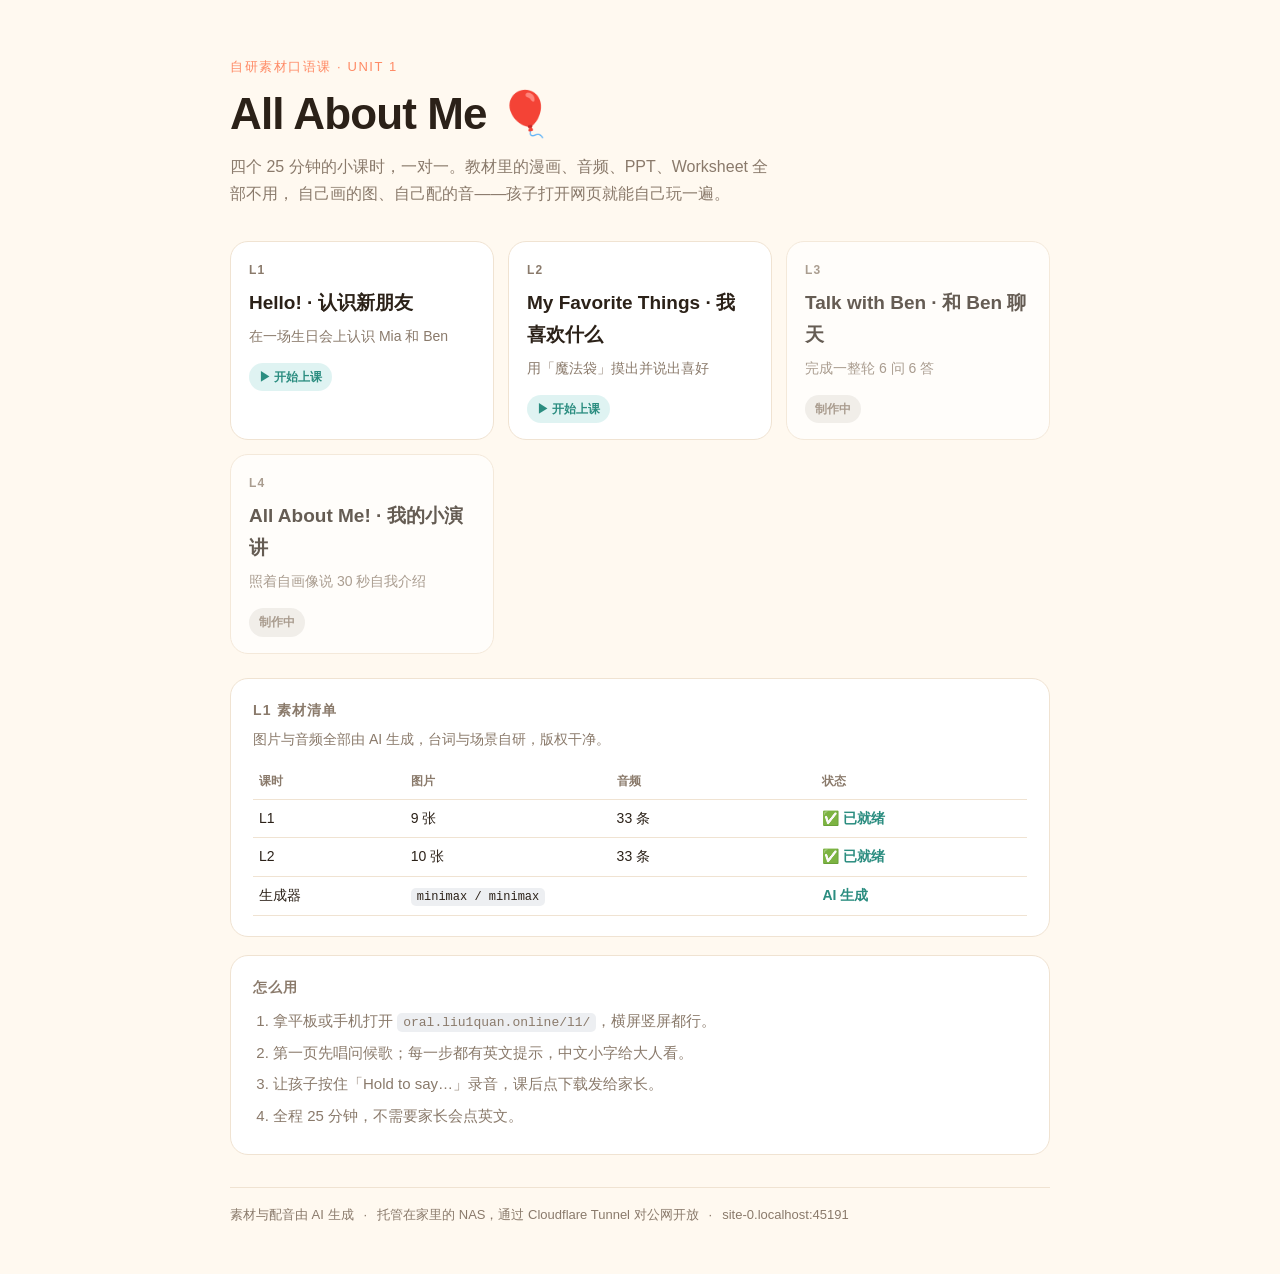
<file: site/index.html>
<!DOCTYPE html>
<html lang="zh-CN">
<head>
  <meta charset="UTF-8">
  <meta name="viewport" content="width=device-width, initial-scale=1.0">
  <title>Unit 1 · All About Me — 自研素材口语课</title>
  <meta name="description" content="自研素材的口语课 Unit 1：素材、音频、句型全部自制，孩子自己点就能上的一课。">
  <link rel="icon" href="data:image/svg+xml,<svg xmlns='http://www.w3.org/2000/svg' viewBox='0 0 100 100'><text y='.9em' font-size='90'>🎈</text></svg>">
  <link rel="stylesheet" href="styles.css?v=20261113-2">
</head>
<body>
  <main class="wrap">
    <header class="hero">
      <p class="eyebrow">自研素材口语课 · Unit 1</p>
      <h1>All About Me 🎈</h1>
      <p class="lede">
        四个 25 分钟的小课时，一对一。教材里的漫画、音频、PPT、Worksheet 全部不用，
        自己画的图、自己配的音——孩子打开网页就能自己玩一遍。
      </p>
    </header>

    <section class="cards" id="lessons"></section>

    <section class="panel">
      <h2>L1 素材清单</h2>
      <p class="panel-note">图片与音频全部由 AI 生成，台词与场景自研，版权干净。</p>
      <div id="assets" class="assets">正在读取素材清单…</div>
    </section>

    <section class="panel">
      <h2>怎么用</h2>
      <ol class="howto">
        <li>拿平板或手机打开 <code>oral.liu1quan.online/l1/</code>，横屏竖屏都行。</li>
        <li>第一页先唱问候歌；每一步都有英文提示，中文小字给大人看。</li>
        <li>让孩子按住「Hold to say…」录音，课后点下载发给家长。</li>
        <li>全程 25 分钟，不需要家长会点英文。</li>
      </ol>
    </section>

    <footer class="foot">
      <span>素材与配音由 AI 生成</span>
      <span>·</span>
      <span>托管在家里的 NAS，通过 Cloudflare Tunnel 对公网开放</span>
      <span>·</span>
      <span id="ua"></span>
    </footer>
  </main>

  <script src="app.js?v=20261113-2"></script>
</body>
</html>
</file>
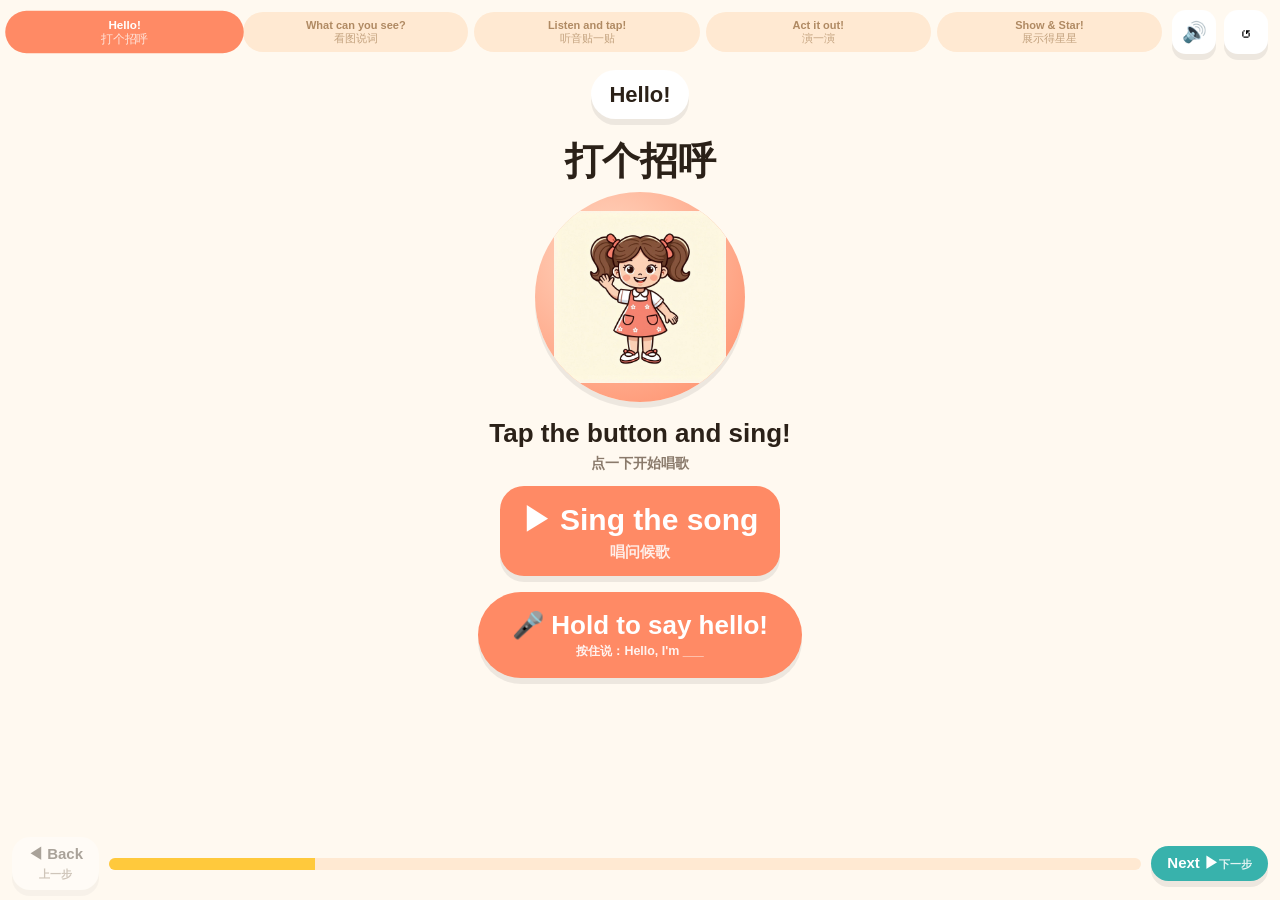
<file: site/l1/index.html>
<!DOCTYPE html>
<html lang="zh-CN">
<head>
  <meta charset="UTF-8">
  <meta name="viewport" content="width=device-width, initial-scale=1.0, maximum-scale=1.0, user-scalable=no, viewport-fit=cover">
  <title>L1 · Hello! 认识新朋友</title>
  <meta name="description" content="自研素材口语课 Unit 1 L1：孩子自己点的英语网页课。">
  <link rel="icon" href="data:image/svg+xml,<svg xmlns='http://www.w3.org/2000/svg' viewBox='0 0 100 100'><text y='.9em' font-size='90'>🎈</text></svg>">
  <link rel="stylesheet" href="styles.css?v=20261113-2">
</head>
<body>
  <header class="top">
    <div class="dots" id="dots"></div>
    <div class="top-actions">
      <button class="icon-btn" id="btn-sound" title="声音开关">🔊</button>
      <button class="icon-btn" id="btn-reset" title="重新开始">↺</button>
    </div>
  </header>

  <main class="stage" id="stage"></main>

  <footer class="bottom">
    <button class="nav-btn" id="btn-back">◀ Back<br><small>上一步</small></button>
    <div class="progress"><div class="progress-fill" id="progress-fill"></div></div>
    <button class="nav-btn primary" id="btn-next">Next ▶<br><small>下一步</small></button>
  </footer>

  <div class="toast" id="toast"></div>

  <script src="../common/core.js?v=20261113-2"></script>
  <script src="lesson.js?v=20261113-2"></script>
  <script src="app.js?v=20261113-2"></script>
</body>
</html>
</file>
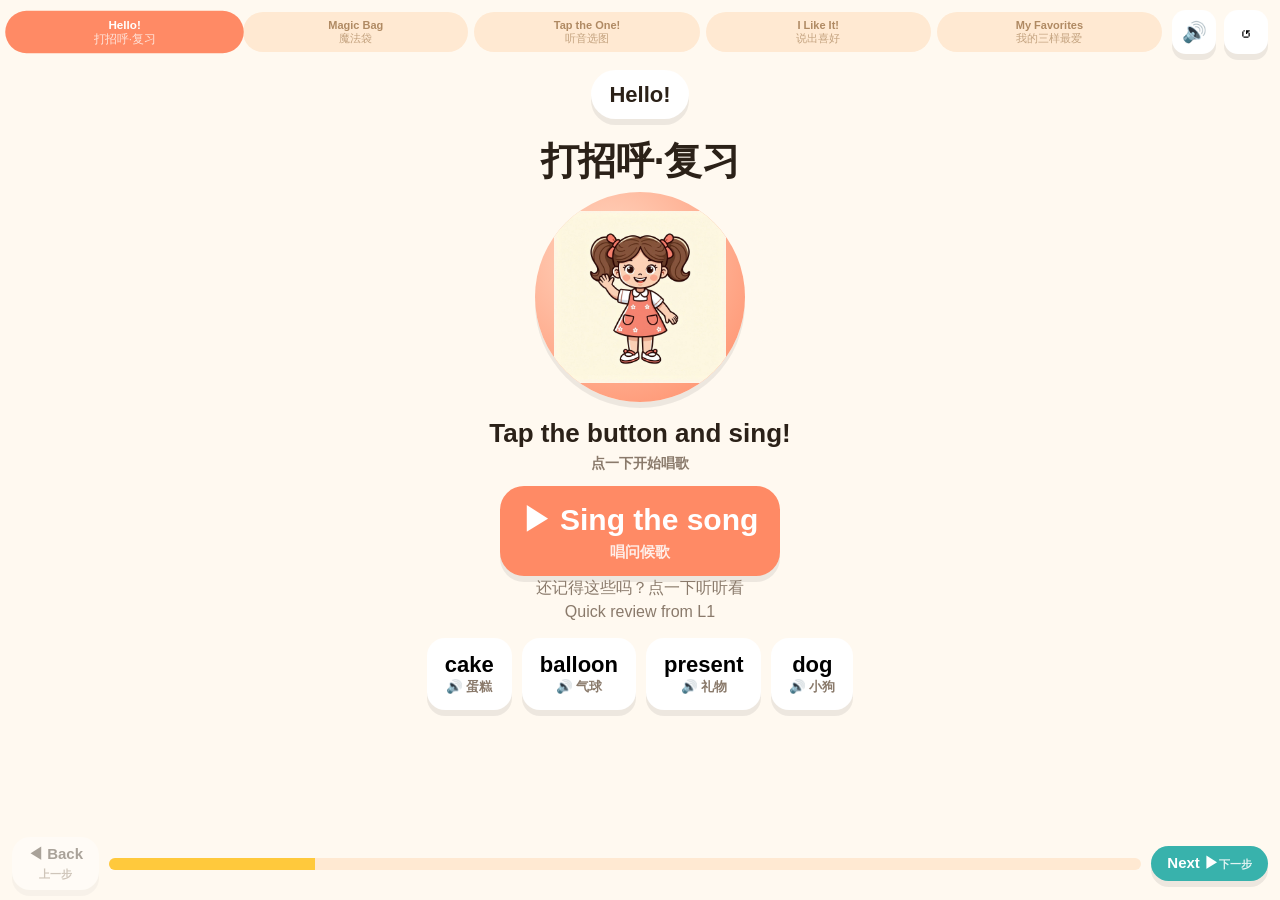
<file: site/l2/index.html>
<!DOCTYPE html>
<html lang="zh-CN">
<head>
  <meta charset="UTF-8">
  <meta name="viewport" content="width=device-width, initial-scale=1.0, maximum-scale=1.0, user-scalable=no, viewport-fit=cover">
  <title>L2 · My Favorite Things 我喜欢什么</title>
  <meta name="description" content="自研素材口语课 Unit 1 L2：魔法袋、听音选图、说出喜好。孩子自己点的英语网页课。">
  <link rel="icon" href="data:image/svg+xml,<svg xmlns='http://www.w3.org/2000/svg' viewBox='0 0 100 100'><text y='.9em' font-size='90'>🍇</text></svg>">
  <link rel="stylesheet" href="styles.css?v=20261113-2">
</head>
<body>
  <header class="top">
    <div class="dots" id="dots"></div>
    <div class="top-actions">
      <button class="icon-btn" id="btn-sound" title="声音开关">🔊</button>
      <button class="icon-btn" id="btn-reset" title="重新开始">↺</button>
    </div>
  </header>

  <main class="stage" id="stage"></main>

  <footer class="bottom">
    <button class="nav-btn" id="btn-back">◀ Back<br><small>上一步</small></button>
    <div class="progress"><div class="progress-fill" id="progress-fill"></div></div>
    <button class="nav-btn primary" id="btn-next">Next ▶<br><small>下一步</small></button>
  </footer>

  <div class="toast" id="toast"></div>

  <script src="../common/core.js?v=20261113-2"></script>
  <script src="lesson.js?v=20261113-2"></script>
  <script src="app.js?v=20261113-2"></script>
</body>
</html>
</file>
<file: site/styles.css>
:root {
  --bg: #fff9f0;
  --card: #ffffff;
  --line: #f0e3d2;
  --text: #2b2118;
  --muted: #8a7a6b;
  --coral: #ff8a65;
  --teal: #38b2ac;
  --sun: #ffc93c;
}

@media (prefers-color-scheme: dark) {
  :root {
    --bg: #16130f;
    --card: #221d18;
    --line: #352d25;
    --text: #f4ece2;
    --muted: #a49484;
  }
}

* { box-sizing: border-box; }

body {
  margin: 0;
  background: var(--bg);
  color: var(--text);
  font: 16px/1.7 -apple-system, BlinkMacSystemFont, "Segoe UI", "PingFang SC",
        "Hiragino Sans GB", "Microsoft YaHei", Roboto, Helvetica, Arial, sans-serif;
  -webkit-font-smoothing: antialiased;
}

.wrap {
  max-width: 860px;
  margin: 0 auto;
  padding: 56px 20px 48px;
}

.hero .eyebrow {
  margin: 0 0 10px;
  font-size: 13px;
  letter-spacing: .12em;
  text-transform: uppercase;
  color: var(--coral);
}

.hero h1 {
  margin: 0 0 12px;
  font-size: clamp(30px, 6vw, 44px);
  line-height: 1.2;
  letter-spacing: -.02em;
}

.lede {
  margin: 0;
  max-width: 62ch;
  color: var(--muted);
}

/* 课时卡 */
.cards {
  display: grid;
  grid-template-columns: repeat(auto-fit, minmax(230px, 1fr));
  gap: 14px;
  margin: 34px 0 24px;
}

.lesson {
  position: relative;
  display: flex;
  flex-direction: column;
  gap: 6px;
  background: var(--card);
  border: 1px solid var(--line);
  border-radius: 18px;
  padding: 18px 18px 16px;
  text-decoration: none;
  color: inherit;
  transition: transform .15s, border-color .15s;
}
a.lesson:hover { transform: translateY(-2px); border-color: var(--coral); }
.lesson.soon { opacity: .72; cursor: default; }

.lesson .no {
  font-size: 12px; font-weight: 800; letter-spacing: .1em;
  color: var(--muted); text-transform: uppercase;
}
.lesson h3 { margin: 0; font-size: 19px; }
.lesson p { margin: 0; font-size: 14px; color: var(--muted); }
.lesson .tag {
  margin-top: 8px; align-self: flex-start;
  font-size: 12px; font-weight: 800; padding: 4px 10px; border-radius: 999px;
  background: rgba(56, 178, 172, .16); color: #2b8d80;
}
.lesson.soon .tag { background: rgba(138, 122, 107, .16); color: var(--muted); }

/* 面板 */
.panel {
  background: var(--card);
  border: 1px solid var(--line);
  border-radius: 18px;
  padding: 20px 22px;
  margin: 18px 0;
}
.panel h2 {
  margin: 0 0 6px;
  font-size: 14px;
  text-transform: uppercase;
  letter-spacing: .08em;
  color: var(--muted);
}
.panel-note { margin: 0 0 12px; font-size: 14px; color: var(--muted); }

.assets { font-size: 14px; }
.assets table { width: 100%; border-collapse: collapse; }
.assets th, .assets td {
  text-align: left; padding: 7px 6px; border-bottom: 1px solid var(--line);
}
.assets th { color: var(--muted); font-weight: 600; font-size: 12px; text-transform: uppercase; }
.assets .ok { color: #2b8d80; font-weight: 800; }
.assets .miss { color: var(--muted); }
.assets code { font-size: 12px; }

.howto { margin: 8px 0 0; padding-left: 20px; color: var(--muted); font-size: 15px; }
.howto li { margin: 6px 0; }

code {
  font-family: ui-monospace, SFMono-Regular, Menlo, Consolas, monospace;
  font-size: 13px;
  background: rgba(127, 140, 160, .14);
  border-radius: 5px;
  padding: 2px 6px;
}

.foot {
  margin-top: 32px;
  padding-top: 16px;
  border-top: 1px solid var(--line);
  display: flex; gap: 10px; flex-wrap: wrap;
  font-size: 13px; color: var(--muted);
}

@media (max-width: 520px) {
  .wrap { padding: 32px 16px; }
}
</file>
<file: site/l1/styles.css>
/* L1 孩子端样式：大按钮、大图标、少文字；平板/手机横竖屏都可用 */
:root {
  --bg: #fff9f0;
  --card: #ffffff;
  --ink: #2b2118;
  --sub: #8a7a6b;
  --line: #f0e3d2;
  --coral: #ff8a65;
  --teal: #38b2ac;
  --sun: #ffc93c;
  --shadow: 0 6px 0 rgba(0, 0, 0, .07);
}

* { box-sizing: border-box; -webkit-tap-highlight-color: transparent; }

html, body {
  margin: 0;
  height: 100%;
  overscroll-behavior: none;
}

body {
  background: var(--bg);
  color: var(--ink);
  font: 18px/1.5 -apple-system, BlinkMacSystemFont, "Segoe UI", "PingFang SC",
        "Hiragino Sans GB", "Microsoft YaHei", Roboto, sans-serif;
  display: flex;
  flex-direction: column;
  user-select: none;
}

/* ---------------- 顶部：阶段进度点 ---------------- */
.top {
  flex: 0 0 auto;
  display: flex;
  align-items: center;
  gap: 10px;
  padding: 10px 12px calc(10px + env(safe-area-inset-top));
  padding-top: calc(10px + env(safe-area-inset-top));
}

.dots { display: flex; gap: 6px; flex: 1; min-width: 0; }

.dot {
  flex: 1 1 0;
  min-width: 0;
  border: none;
  background: #ffe9d2;
  color: #b08a63;
  border-radius: 999px;
  padding: 7px 4px;
  font-size: 11px;
  line-height: 1.2;
  font-weight: 700;
  cursor: pointer;
  white-space: nowrap;
  overflow: hidden;
  text-overflow: ellipsis;
  transition: background .2s, color .2s, transform .2s;
}
.dot .zh { display: block; font-weight: 500; opacity: .75; }
.dot.done { background: #d8f3ec; color: #2b8d80; }
.dot.active { background: var(--coral); color: #fff; transform: scale(1.06); }

.top-actions { display: flex; gap: 8px; }

.icon-btn {
  width: 44px; height: 44px;
  border: none; border-radius: 14px;
  background: var(--card);
  box-shadow: var(--shadow);
  font-size: 20px;
  cursor: pointer;
}

/* ---------------- 主体 ---------------- */
.stage {
  flex: 1 1 auto;
  overflow-y: auto;
  -webkit-overflow-scrolling: touch;
  padding: 6px 14px 14px;
}

.screen { text-align: center; }

.screen h1 {
  margin: 4px 0 2px;
  font-size: clamp(24px, 5.5vw, 38px);
  letter-spacing: -.01em;
}
.screen .sub {
  margin: 0 0 14px;
  color: var(--sub);
  font-size: clamp(13px, 2.6vw, 16px);
}

.pill {
  display: inline-block;
  background: var(--card);
  box-shadow: var(--shadow);
  border-radius: 999px;
  padding: 8px 18px;
  font-weight: 700;
  font-size: clamp(16px, 3.4vw, 22px);
  margin-bottom: 10px;
}

/* 大按钮 */
.big {
  display: flex;
  flex-direction: column;
  align-items: center;
  justify-content: center;
  gap: 2px;
  min-height: 84px;
  padding: 14px 22px;
  border: none;
  border-radius: 24px;
  background: var(--card);
  box-shadow: var(--shadow);
  font-size: clamp(20px, 4.4vw, 30px);
  font-weight: 800;
  color: var(--ink);
  cursor: pointer;
  transition: transform .12s;
}
.big small { font-size: .5em; font-weight: 600; color: var(--sub); }
.big:active { transform: translateY(3px); box-shadow: 0 3px 0 rgba(0,0,0,.07); }
.big.coral { background: var(--coral); color: #fff; }
.big.coral small { color: rgba(255,255,255,.85); }
.big.teal { background: var(--teal); color: #fff; }
.big.teal small { color: rgba(255,255,255,.85); }
.big.sun { background: var(--sun); }
.big[disabled] { opacity: .45; pointer-events: none; }

.row { display: flex; gap: 12px; justify-content: center; flex-wrap: wrap; }
.row > * { flex: 1 1 240px; max-width: 420px; }

/* ---------------- ① Hello ---------------- */
.beat-wrap { display: flex; flex-direction: column; align-items: center; gap: 12px; }
.beat {
  width: min(46vw, 210px);
  aspect-ratio: 1;
  border-radius: 50%;
  background: radial-gradient(circle at 35% 30%, #ffd9c4, var(--coral));
  box-shadow: var(--shadow);
  display: flex; align-items: center; justify-content: center;
  overflow: hidden;
}
.beat img { width: 82%; }
.beat.beating { animation: beat .6s ease-in-out infinite; }
@keyframes beat { 0%,100% { transform: scale(1); } 50% { transform: scale(1.06); } }

.chant-line {
  font-size: clamp(18px, 4vw, 26px);
  font-weight: 800;
  min-height: 1.6em;
}
.chant-line small { display: block; font-size: .55em; color: var(--sub); font-weight: 600; }

/* ---------------- ② 场景图 ---------------- */
.scene {
  position: relative;
  width: 100%;
  max-width: 980px;
  margin: 0 auto;
  border-radius: 22px;
  overflow: hidden;
  box-shadow: var(--shadow);
  background: #dff1ff;
}
.scene img { display: block; width: 100%; }

.hot {
  position: absolute;
  transform: translate(-50%, -50%);
  width: 15%;
  aspect-ratio: 1;
  border-radius: 50%;
  border: 4px solid rgba(255, 255, 255, .85);
  background: rgba(255, 201, 60, .18);
  cursor: pointer;
  transition: transform .18s, background .18s;
}
.hot:active { transform: translate(-50%, -50%) scale(.92); }
.hot.found { background: rgba(56, 178, 172, .35); border-color: #fff; }
.hot.found::after {
  content: '✓';
  position: absolute; inset: 0;
  display: flex; align-items: center; justify-content: center;
  color: #fff; font-size: 2em; font-weight: 900;
  text-shadow: 0 2px 4px rgba(0,0,0,.3);
}

.wordrow {
  display: flex; gap: 10px; justify-content: center;
  flex-wrap: wrap; margin-top: 14px;
}
.wordcard {
  border: none; background: var(--card); border-radius: 18px;
  box-shadow: var(--shadow); padding: 6px 6px 10px; cursor: pointer;
  width: min(21vw, 110px);
}
.wordcard img { width: 100%; border-radius: 14px; display: block; background: #fff; }
.wordcard b { display: block; font-size: clamp(12px, 2.4vw, 15px); margin-top: 4px; }
.wordcard.found { background: #d8f3ec; }
.wordcard:active { transform: translateY(3px); }

/* ---------------- ③ 听音贴一贴 ---------------- */
.slots { display: grid; grid-template-columns: repeat(4, 1fr); gap: 10px; max-width: 760px; margin: 0 auto 14px; }
.slot {
  position: relative;
  aspect-ratio: 1;
  border-radius: 20px;
  background: #fff;
  box-shadow: var(--shadow);
  border: 3px dashed #f0c9a4;
  overflow: hidden;
  cursor: pointer;
  padding: 0;
}
.slot img { width: 100%; height: 100%; object-fit: contain; opacity: .28; }
.slot.done { border: 3px solid var(--teal); background: #d8f3ec; }
.slot.done img { opacity: 1; }
.slot.done::after {
  content: '⭐';
  position: absolute; right: 4px; top: 2px; font-size: 1.5em;
}
.slot.wrong { animation: shake .35s; }
@keyframes shake { 25% { transform: translateX(-8px);} 75% { transform: translateX(8px);} }

.speaker {
  border: none; border-radius: 16px; background: var(--sun);
  box-shadow: var(--shadow); font-size: 30px; width: 68px; height: 68px; cursor: pointer;
}
.speaker:active { transform: translateY(3px); }

/* ---------------- ④ 演一演（角色扮演） ---------------- */
.pickrow { display: flex; gap: 14px; justify-content: center; flex-wrap: wrap; }
.pickcard {
  border: none; background: var(--card); border-radius: 24px;
  box-shadow: var(--shadow); padding: 12px 14px 16px; cursor: pointer;
  flex: 1 1 200px; max-width: 240px;
}
.pickcard img { width: 100%; border-radius: 18px; display: block; background: #fff; }
.pickcard b { display: block; margin-top: 8px; font-size: clamp(16px, 3.6vw, 22px); }
.pickcard small { display: block; color: var(--sub); font-weight: 600; font-size: .75em; }
.pickcard:active { transform: translateY(3px); }

.actors { display: flex; align-items: flex-end; justify-content: center; gap: 8px; }
.actor {
  border: none; background: none; cursor: pointer; padding: 0;
  transition: transform .2s, filter .2s;
  filter: grayscale(.55) opacity(.65);
}
.actor.static { cursor: default; }
.actor.on { filter: none; transform: scale(1.06); }
.actor.me { filter: none; }
.actor.me::after {
  content: 'YOU';
  display: block; margin: 4px auto 0; width: fit-content;
  background: var(--sun); color: var(--ink); font-weight: 900;
  font-size: 11px; letter-spacing: .1em; padding: 2px 10px; border-radius: 999px;
}
.actor img { width: min(26vw, 150px); display: block; }
.actor .nm {
  display: block; text-align: center; font-weight: 800;
  font-size: clamp(13px, 2.8vw, 17px); color: var(--sub);
}

.yourturn {
  background: var(--card); border-radius: 22px; box-shadow: var(--shadow);
  padding: 12px 16px; margin: 12px auto; max-width: 620px;
  border: 3px solid transparent;
}
.yourturn.live { border-color: #e03131; animation: pulse 1s infinite; }
.yourturn .say {
  font-size: clamp(22px, 5vw, 34px); font-weight: 900; color: var(--coral);
  margin-top: 4px;
}
.yourturn .zh { color: var(--sub); font-size: clamp(13px, 2.6vw, 16px); font-weight: 600; }

.big.stop { background: #e03131; color: #fff; }
.big.stop small { color: rgba(255,255,255,.85); }
.big.stop.recording { animation: pulse 1s infinite; }

.bubble {
  background: var(--card);
  border-radius: 22px;
  box-shadow: var(--shadow);
  padding: 14px 20px;
  margin: 14px auto;
  max-width: 620px;
  min-height: 96px;
  display: flex; flex-direction: column; align-items: center; justify-content: center; gap: 4px;
}
.bubble .en { font-size: clamp(20px, 4.6vw, 32px); font-weight: 800; }
.bubble .zh { color: var(--sub); font-size: clamp(13px, 2.6vw, 16px); }
.bubble .who { font-size: 12px; color: var(--sub); letter-spacing: .08em; text-transform: uppercase; }

/* ---------------- ⑤ 星星 & 录音 ---------------- */
.stars { display: flex; justify-content: center; gap: 6px; margin: 6px 0 14px; flex-wrap: wrap; }
.star { font-size: clamp(30px, 8vw, 52px); filter: grayscale(1) opacity(.35); transition: transform .3s; }
.star.lit { filter: none; transform: scale(1.14) rotate(-6deg); }

.rec-wrap { display: flex; flex-direction: column; align-items: center; gap: 10px; }
.rec-btn {
  border: none; border-radius: 999px;
  background: var(--coral); color: #fff;
  font-size: clamp(18px, 4vw, 26px); font-weight: 800;
  padding: 18px 34px; cursor: pointer;
  box-shadow: var(--shadow);
}
.rec-btn small { display: block; font-size: .48em; font-weight: 600; opacity: .9; margin-top: 2px; }
.rec-btn.recording { background: #e03131; animation: pulse 1s infinite; }
.rec-btn.recording small { opacity: .8; }
@keyframes pulse { 50% { transform: scale(1.05); } }
.hint { color: var(--sub); font-size: clamp(12px, 2.4vw, 15px); }

.clips { width: 100%; max-width: 560px; margin: 12px auto 0; display: grid; gap: 8px; }
.clip {
  display: flex; align-items: center; gap: 10px;
  background: var(--card); border-radius: 16px; box-shadow: var(--shadow);
  padding: 10px 14px; font-weight: 700;
}
.clip .nm { flex: 1; font-size: 14px; color: var(--sub); }
.clip button {
  border: none; border-radius: 12px; background: #ffe9d2;
  width: 44px; height: 40px; font-size: 18px; cursor: pointer;
}
.clip button.dl { background: var(--teal); color: #fff; width: auto; padding: 0 14px; font-size: 14px; font-weight: 800; }

/* ---------------- 底部导航 ---------------- */
.bottom {
  flex: 0 0 auto;
  display: flex; align-items: center; gap: 10px;
  padding: 8px 12px calc(10px + env(safe-area-inset-bottom));
}
.nav-btn {
  border: none; border-radius: 18px;
  background: var(--card); box-shadow: var(--shadow);
  padding: 8px 16px; font-size: 15px; font-weight: 800; color: var(--ink);
  cursor: pointer; min-width: 78px;
}
.nav-btn small { font-weight: 600; font-size: 11px; color: var(--sub); }
.nav-btn.primary { background: var(--teal); color: #fff; }
.nav-btn.primary small { color: rgba(255,255,255,.85); }
.nav-btn[disabled] { opacity: .4; pointer-events: none; }

.progress { flex: 1; height: 12px; background: #ffe9d2; border-radius: 999px; overflow: hidden; }
.progress-fill { height: 100%; width: 20%; background: var(--sun); transition: width .35s; }

/* ---------------- 提示条 / 彩带 ---------------- */
.toast {
  position: fixed; left: 50%; bottom: 92px; transform: translateX(-50%) translateY(20px);
  background: var(--ink); color: #fff; padding: 12px 22px; border-radius: 999px;
  font-weight: 800; font-size: 17px; opacity: 0; pointer-events: none;
  transition: opacity .25s, transform .25s; z-index: 50;
}
.toast.show { opacity: .96; transform: translateX(-50%) translateY(0); }

.confetti { position: fixed; inset: 0; pointer-events: none; overflow: hidden; z-index: 60; }
.confetti i {
  position: absolute; top: -20px; width: 10px; height: 16px; border-radius: 3px;
  animation: fall linear forwards;
}
@keyframes fall {
  to { transform: translateY(105vh) rotate(720deg); opacity: .9; }
}

@media (max-width: 520px) {
  .dot { font-size: 10px; padding: 6px 2px; }
  .slots { gap: 6px; }
  .wordcard { width: min(28vw, 108px); }
}
</file>
<file: site/l2/styles.css>
/* L1 孩子端样式：大按钮、大图标、少文字；平板/手机横竖屏都可用 */
:root {
  --bg: #fff9f0;
  --card: #ffffff;
  --ink: #2b2118;
  --sub: #8a7a6b;
  --line: #f0e3d2;
  --coral: #ff8a65;
  --teal: #38b2ac;
  --sun: #ffc93c;
  --shadow: 0 6px 0 rgba(0, 0, 0, .07);
}

* { box-sizing: border-box; -webkit-tap-highlight-color: transparent; }

html, body {
  margin: 0;
  height: 100%;
  overscroll-behavior: none;
}

body {
  background: var(--bg);
  color: var(--ink);
  font: 18px/1.5 -apple-system, BlinkMacSystemFont, "Segoe UI", "PingFang SC",
        "Hiragino Sans GB", "Microsoft YaHei", Roboto, sans-serif;
  display: flex;
  flex-direction: column;
  user-select: none;
}

/* ---------------- 顶部：阶段进度点 ---------------- */
.top {
  flex: 0 0 auto;
  display: flex;
  align-items: center;
  gap: 10px;
  padding: 10px 12px calc(10px + env(safe-area-inset-top));
  padding-top: calc(10px + env(safe-area-inset-top));
}

.dots { display: flex; gap: 6px; flex: 1; min-width: 0; }

.dot {
  flex: 1 1 0;
  min-width: 0;
  border: none;
  background: #ffe9d2;
  color: #b08a63;
  border-radius: 999px;
  padding: 7px 4px;
  font-size: 11px;
  line-height: 1.2;
  font-weight: 700;
  cursor: pointer;
  white-space: nowrap;
  overflow: hidden;
  text-overflow: ellipsis;
  transition: background .2s, color .2s, transform .2s;
}
.dot .zh { display: block; font-weight: 500; opacity: .75; }
.dot.done { background: #d8f3ec; color: #2b8d80; }
.dot.active { background: var(--coral); color: #fff; transform: scale(1.06); }

.top-actions { display: flex; gap: 8px; }

.icon-btn {
  width: 44px; height: 44px;
  border: none; border-radius: 14px;
  background: var(--card);
  box-shadow: var(--shadow);
  font-size: 20px;
  cursor: pointer;
}

/* ---------------- 主体 ---------------- */
.stage {
  flex: 1 1 auto;
  overflow-y: auto;
  -webkit-overflow-scrolling: touch;
  padding: 6px 14px 14px;
}

.screen { text-align: center; }

.screen h1 {
  margin: 4px 0 2px;
  font-size: clamp(24px, 5.5vw, 38px);
  letter-spacing: -.01em;
}
.screen .sub {
  margin: 0 0 14px;
  color: var(--sub);
  font-size: clamp(13px, 2.6vw, 16px);
}

.pill {
  display: inline-block;
  background: var(--card);
  box-shadow: var(--shadow);
  border-radius: 999px;
  padding: 8px 18px;
  font-weight: 700;
  font-size: clamp(16px, 3.4vw, 22px);
  margin-bottom: 10px;
}

/* 大按钮 */
.big {
  display: flex;
  flex-direction: column;
  align-items: center;
  justify-content: center;
  gap: 2px;
  min-height: 84px;
  padding: 14px 22px;
  border: none;
  border-radius: 24px;
  background: var(--card);
  box-shadow: var(--shadow);
  font-size: clamp(20px, 4.4vw, 30px);
  font-weight: 800;
  color: var(--ink);
  cursor: pointer;
  transition: transform .12s;
}
.big small { font-size: .5em; font-weight: 600; color: var(--sub); }
.big:active { transform: translateY(3px); box-shadow: 0 3px 0 rgba(0,0,0,.07); }
.big.coral { background: var(--coral); color: #fff; }
.big.coral small { color: rgba(255,255,255,.85); }
.big.teal { background: var(--teal); color: #fff; }
.big.teal small { color: rgba(255,255,255,.85); }
.big.sun { background: var(--sun); }
.big[disabled] { opacity: .45; pointer-events: none; }

.row { display: flex; gap: 12px; justify-content: center; flex-wrap: wrap; }
.row > * { flex: 1 1 240px; max-width: 420px; }

/* ---------------- ① Hello ---------------- */
.beat-wrap { display: flex; flex-direction: column; align-items: center; gap: 12px; }
.beat {
  width: min(46vw, 210px);
  aspect-ratio: 1;
  border-radius: 50%;
  background: radial-gradient(circle at 35% 30%, #ffd9c4, var(--coral));
  box-shadow: var(--shadow);
  display: flex; align-items: center; justify-content: center;
  overflow: hidden;
}
.beat img { width: 82%; }
.beat.beating { animation: beat .6s ease-in-out infinite; }
@keyframes beat { 0%,100% { transform: scale(1); } 50% { transform: scale(1.06); } }

.chant-line {
  font-size: clamp(18px, 4vw, 26px);
  font-weight: 800;
  min-height: 1.6em;
}
.chant-line small { display: block; font-size: .55em; color: var(--sub); font-weight: 600; }

/* ---------------- ② 场景图 ---------------- */
.scene {
  position: relative;
  width: 100%;
  max-width: 980px;
  margin: 0 auto;
  border-radius: 22px;
  overflow: hidden;
  box-shadow: var(--shadow);
  background: #dff1ff;
}
.scene img { display: block; width: 100%; }

.hot {
  position: absolute;
  transform: translate(-50%, -50%);
  width: 15%;
  aspect-ratio: 1;
  border-radius: 50%;
  border: 4px solid rgba(255, 255, 255, .85);
  background: rgba(255, 201, 60, .18);
  cursor: pointer;
  transition: transform .18s, background .18s;
}
.hot:active { transform: translate(-50%, -50%) scale(.92); }
.hot.found { background: rgba(56, 178, 172, .35); border-color: #fff; }
.hot.found::after {
  content: '✓';
  position: absolute; inset: 0;
  display: flex; align-items: center; justify-content: center;
  color: #fff; font-size: 2em; font-weight: 900;
  text-shadow: 0 2px 4px rgba(0,0,0,.3);
}

.wordrow {
  display: flex; gap: 10px; justify-content: center;
  flex-wrap: wrap; margin-top: 14px;
}
.wordcard {
  border: none; background: var(--card); border-radius: 18px;
  box-shadow: var(--shadow); padding: 6px 6px 10px; cursor: pointer;
  width: min(21vw, 110px);
}
.wordcard img { width: 100%; border-radius: 14px; display: block; background: #fff; }
.wordcard b { display: block; font-size: clamp(12px, 2.4vw, 15px); margin-top: 4px; }
.wordcard.found { background: #d8f3ec; }
.wordcard:active { transform: translateY(3px); }

/* ---------------- ③ 听音贴一贴 ---------------- */
.slots { display: grid; grid-template-columns: repeat(4, 1fr); gap: 10px; max-width: 760px; margin: 0 auto 14px; }
.slot {
  position: relative;
  aspect-ratio: 1;
  border-radius: 20px;
  background: #fff;
  box-shadow: var(--shadow);
  border: 3px dashed #f0c9a4;
  overflow: hidden;
  cursor: pointer;
  padding: 0;
}
.slot img { width: 100%; height: 100%; object-fit: contain; opacity: .28; }
.slot.done { border: 3px solid var(--teal); background: #d8f3ec; }
.slot.done img { opacity: 1; }
.slot.done::after {
  content: '⭐';
  position: absolute; right: 4px; top: 2px; font-size: 1.5em;
}
.slot.wrong { animation: shake .35s; }
@keyframes shake { 25% { transform: translateX(-8px);} 75% { transform: translateX(8px);} }

.speaker {
  border: none; border-radius: 16px; background: var(--sun);
  box-shadow: var(--shadow); font-size: 30px; width: 68px; height: 68px; cursor: pointer;
}
.speaker:active { transform: translateY(3px); }

/* ---------------- ④ 演一演（角色扮演） ---------------- */
.pickrow { display: flex; gap: 14px; justify-content: center; flex-wrap: wrap; }
.pickcard {
  border: none; background: var(--card); border-radius: 24px;
  box-shadow: var(--shadow); padding: 12px 14px 16px; cursor: pointer;
  flex: 1 1 200px; max-width: 240px;
}
.pickcard img { width: 100%; border-radius: 18px; display: block; background: #fff; }
.pickcard b { display: block; margin-top: 8px; font-size: clamp(16px, 3.6vw, 22px); }
.pickcard small { display: block; color: var(--sub); font-weight: 600; font-size: .75em; }
.pickcard:active { transform: translateY(3px); }

.actors { display: flex; align-items: flex-end; justify-content: center; gap: 8px; }
.actor {
  border: none; background: none; cursor: pointer; padding: 0;
  transition: transform .2s, filter .2s;
  filter: grayscale(.55) opacity(.65);
}
.actor.static { cursor: default; }
.actor.on { filter: none; transform: scale(1.06); }
.actor.me { filter: none; }
.actor.me::after {
  content: 'YOU';
  display: block; margin: 4px auto 0; width: fit-content;
  background: var(--sun); color: var(--ink); font-weight: 900;
  font-size: 11px; letter-spacing: .1em; padding: 2px 10px; border-radius: 999px;
}
.actor img { width: min(26vw, 150px); display: block; }
.actor .nm {
  display: block; text-align: center; font-weight: 800;
  font-size: clamp(13px, 2.8vw, 17px); color: var(--sub);
}

.yourturn {
  background: var(--card); border-radius: 22px; box-shadow: var(--shadow);
  padding: 12px 16px; margin: 12px auto; max-width: 620px;
  border: 3px solid transparent;
}
.yourturn.live { border-color: #e03131; animation: pulse 1s infinite; }
.yourturn .say {
  font-size: clamp(22px, 5vw, 34px); font-weight: 900; color: var(--coral);
  margin-top: 4px;
}
.yourturn .zh { color: var(--sub); font-size: clamp(13px, 2.6vw, 16px); font-weight: 600; }

.big.stop { background: #e03131; color: #fff; }
.big.stop small { color: rgba(255,255,255,.85); }
.big.stop.recording { animation: pulse 1s infinite; }

.bubble {
  background: var(--card);
  border-radius: 22px;
  box-shadow: var(--shadow);
  padding: 14px 20px;
  margin: 14px auto;
  max-width: 620px;
  min-height: 96px;
  display: flex; flex-direction: column; align-items: center; justify-content: center; gap: 4px;
}
.bubble .en { font-size: clamp(20px, 4.6vw, 32px); font-weight: 800; }
.bubble .zh { color: var(--sub); font-size: clamp(13px, 2.6vw, 16px); }
.bubble .who { font-size: 12px; color: var(--sub); letter-spacing: .08em; text-transform: uppercase; }

/* ---------------- ⑤ 星星 & 录音 ---------------- */
.stars { display: flex; justify-content: center; gap: 6px; margin: 6px 0 14px; flex-wrap: wrap; }
.star { font-size: clamp(30px, 8vw, 52px); filter: grayscale(1) opacity(.35); transition: transform .3s; }
.star.lit { filter: none; transform: scale(1.14) rotate(-6deg); }

.rec-wrap { display: flex; flex-direction: column; align-items: center; gap: 10px; }
.rec-btn {
  border: none; border-radius: 999px;
  background: var(--coral); color: #fff;
  font-size: clamp(18px, 4vw, 26px); font-weight: 800;
  padding: 18px 34px; cursor: pointer;
  box-shadow: var(--shadow);
}
.rec-btn small { display: block; font-size: .48em; font-weight: 600; opacity: .9; margin-top: 2px; }
.rec-btn.recording { background: #e03131; animation: pulse 1s infinite; }
.rec-btn.recording small { opacity: .8; }
@keyframes pulse { 50% { transform: scale(1.05); } }
.hint { color: var(--sub); font-size: clamp(12px, 2.4vw, 15px); }

.clips { width: 100%; max-width: 560px; margin: 12px auto 0; display: grid; gap: 8px; }
.clip {
  display: flex; align-items: center; gap: 10px;
  background: var(--card); border-radius: 16px; box-shadow: var(--shadow);
  padding: 10px 14px; font-weight: 700;
}
.clip .nm { flex: 1; font-size: 14px; color: var(--sub); }
.clip button {
  border: none; border-radius: 12px; background: #ffe9d2;
  width: 44px; height: 40px; font-size: 18px; cursor: pointer;
}
.clip button.dl { background: var(--teal); color: #fff; width: auto; padding: 0 14px; font-size: 14px; font-weight: 800; }

/* ---------------- 底部导航 ---------------- */
.bottom {
  flex: 0 0 auto;
  display: flex; align-items: center; gap: 10px;
  padding: 8px 12px calc(10px + env(safe-area-inset-bottom));
}
.nav-btn {
  border: none; border-radius: 18px;
  background: var(--card); box-shadow: var(--shadow);
  padding: 8px 16px; font-size: 15px; font-weight: 800; color: var(--ink);
  cursor: pointer; min-width: 78px;
}
.nav-btn small { font-weight: 600; font-size: 11px; color: var(--sub); }
.nav-btn.primary { background: var(--teal); color: #fff; }
.nav-btn.primary small { color: rgba(255,255,255,.85); }
.nav-btn[disabled] { opacity: .4; pointer-events: none; }

.progress { flex: 1; height: 12px; background: #ffe9d2; border-radius: 999px; overflow: hidden; }
.progress-fill { height: 100%; width: 20%; background: var(--sun); transition: width .35s; }

/* ---------------- 提示条 / 彩带 ---------------- */
.toast {
  position: fixed; left: 50%; bottom: 92px; transform: translateX(-50%) translateY(20px);
  background: var(--ink); color: #fff; padding: 12px 22px; border-radius: 999px;
  font-weight: 800; font-size: 17px; opacity: 0; pointer-events: none;
  transition: opacity .25s, transform .25s; z-index: 50;
}
.toast.show { opacity: .96; transform: translateX(-50%) translateY(0); }

.confetti { position: fixed; inset: 0; pointer-events: none; overflow: hidden; z-index: 60; }
.confetti i {
  position: absolute; top: -20px; width: 10px; height: 16px; border-radius: 3px;
  animation: fall linear forwards;
}
@keyframes fall {
  to { transform: translateY(105vh) rotate(720deg); opacity: .9; }
}

@media (max-width: 520px) {
  .dot { font-size: 10px; padding: 6px 2px; }
  .slots { gap: 6px; }
  .wordcard { width: min(28vw, 108px); }
}

/* ================= L2 专属 ================= */

/* 场景热区：L2 场景里有 8 个目标物，圈要小一点 */
.hot { width: 10.5%; border-width: 3px; }
.hot.wrong { animation: shake .35s; }
.hot.found { pointer-events: none; }

/* ① 复习词按钮 */
.reviewrow { display: flex; gap: 10px; justify-content: center; flex-wrap: wrap; }
.reviewcard {
  border: none; background: var(--card); border-radius: 18px;
  box-shadow: var(--shadow); padding: 14px 18px; cursor: pointer;
  font-size: clamp(16px, 3.4vw, 22px); font-weight: 800;
}
.reviewcard small { display: block; font-size: .6em; color: var(--sub); font-weight: 600; }
.reviewcard:active { transform: translateY(3px); }

/* ② 魔法袋 */
.bagstage { display: flex; flex-direction: column; align-items: center; gap: 12px; }
.bag {
  width: min(46vw, 210px);
  filter: drop-shadow(0 6px 0 rgba(0, 0, 0, .07));
  transition: transform .2s;
  cursor: pointer;
}
.bag:active { transform: translateY(4px) scale(.97); }
.bag.shake { animation: shake .4s; }
.popcard {
  display: flex; align-items: center; gap: 12px;
  background: var(--card); border-radius: 22px; box-shadow: var(--shadow);
  padding: 10px 18px 10px 10px; max-width: 420px;
  animation: pop .32s cubic-bezier(.2, 1.4, .5, 1);
}
.popcard img { width: clamp(64px, 18vw, 96px); border-radius: 16px; background: #fff; }
.popcard .w { font-size: clamp(20px, 4.4vw, 30px); font-weight: 900; }
.popcard .z { color: var(--sub); font-size: clamp(12px, 2.4vw, 15px); font-weight: 600; }
@keyframes pop {
  from { transform: scale(.5) translateY(20px); opacity: 0; }
  to { transform: scale(1) translateY(0); opacity: 1; }
}

/* ③ / ④ 选项卡 */
.opts { display: flex; gap: 12px; justify-content: center; flex-wrap: wrap; margin: 12px 0; }
.opt {
  border: none; background: var(--card); border-radius: 20px;
  box-shadow: var(--shadow); padding: 8px 8px 10px; cursor: pointer;
  width: min(30vw, 140px);
  border: 3px solid transparent;
}
.opt img { width: 100%; border-radius: 14px; display: block; background: #fff; }
.opt b { display: block; font-size: clamp(12px, 2.6vw, 16px); margin-top: 4px; }
.opt:active { transform: translateY(3px); }
.opt.sel { border-color: var(--teal); background: #d8f3ec; }

/* 问答框 */
.qbox {
  display: flex; align-items: center; gap: 10px;
  background: var(--card); border-radius: 22px; box-shadow: var(--shadow);
  padding: 12px 16px; margin: 10px auto; max-width: 560px;
}
.qbox img { width: clamp(56px, 15vw, 84px); border-radius: 16px; background: #fff; }
.qbox .en { font-size: clamp(18px, 4vw, 26px); font-weight: 900; }
.qbox .zh { color: var(--sub); font-size: clamp(12px, 2.4vw, 15px); font-weight: 600; }

/* ⑤ 我最爱的三样 */
.favrow { display: flex; gap: 10px; justify-content: center; flex-wrap: wrap; margin: 10px 0; }
.favcard {
  position: relative; border: 3px dashed #f0c9a4; background: var(--card);
  border-radius: 20px; padding: 6px 6px 8px; cursor: pointer;
  width: min(28vw, 130px);
}
.favcard img { width: 100%; border-radius: 14px; display: block; background: #fff; opacity: .5; }
.favcard b { display: block; font-size: clamp(12px, 2.4vw, 15px); }
.favcard.sel { border: 3px solid var(--teal); background: #d8f3ec; }
.favcard.sel img { opacity: 1; }
.favcard.sel::after {
  content: '⭐'; position: absolute; right: 4px; top: 2px; font-size: 1.4em;
}
.sentence {
  font-size: clamp(18px, 4vw, 28px); font-weight: 900; line-height: 1.5;
}
.sentence em { color: var(--coral); font-style: normal; }
</file>
